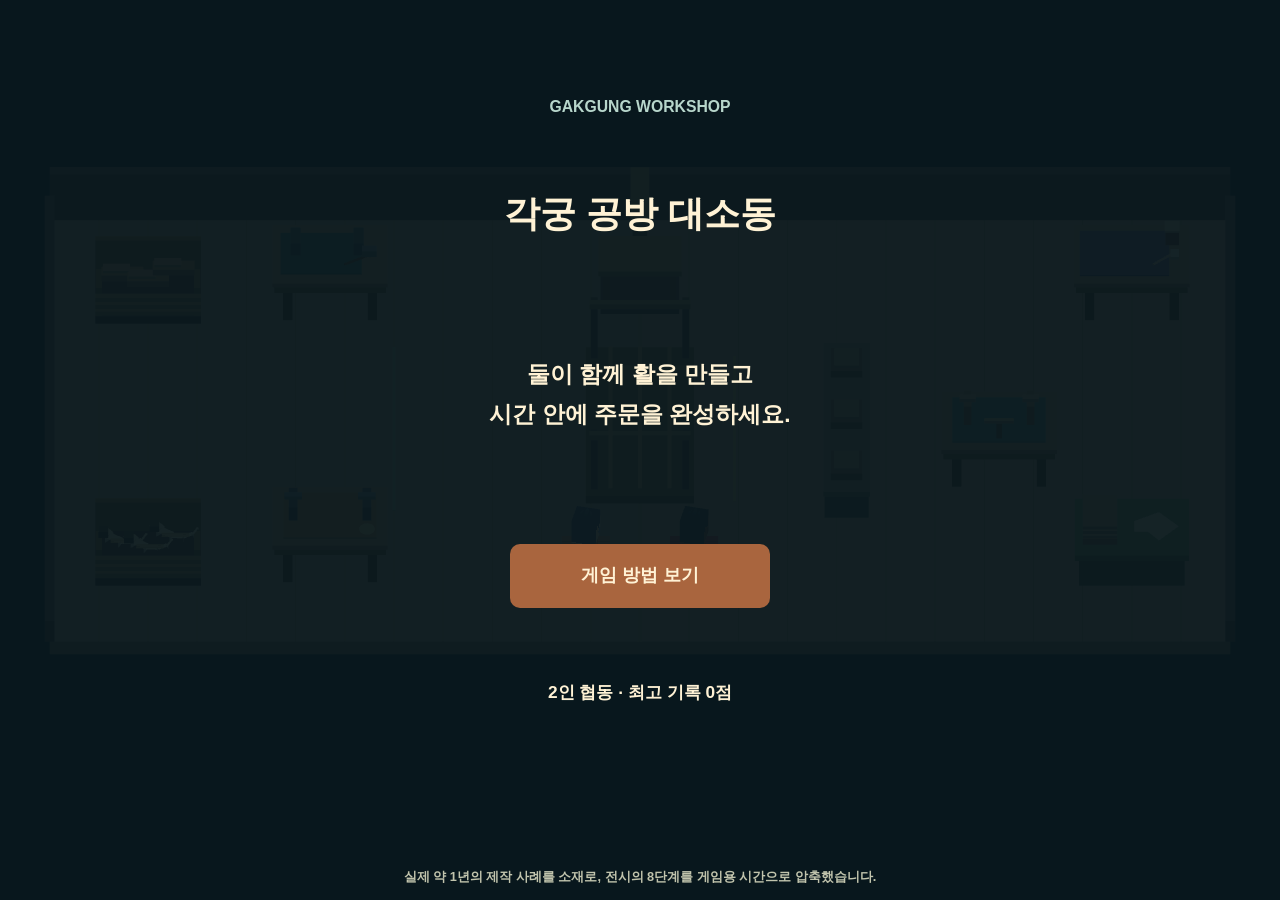
<file: lastalst/index.html>
<!doctype html>
<html lang="ko"><head><meta charset="utf-8"><meta name="viewport" content="width=device-width,initial-scale=1,maximum-scale=1,user-scalable=no"><title>각궁 공방 대소동 · 2인 협동</title><style>html,body{margin:0;width:100%;height:100%;overflow:hidden}canvas{display:block;width:100%;height:100%;touch-action:none}</style></head><body><canvas id="game" aria-label="각궁 공방 대소동 2인 협동 게임"></canvas><script src="src/game.js"></script><script src="src/characters.js"></script><script src="src/render.js"></script><script src="src/controls.js"></script><script src="src/main.js"></script></body></html>
</file>
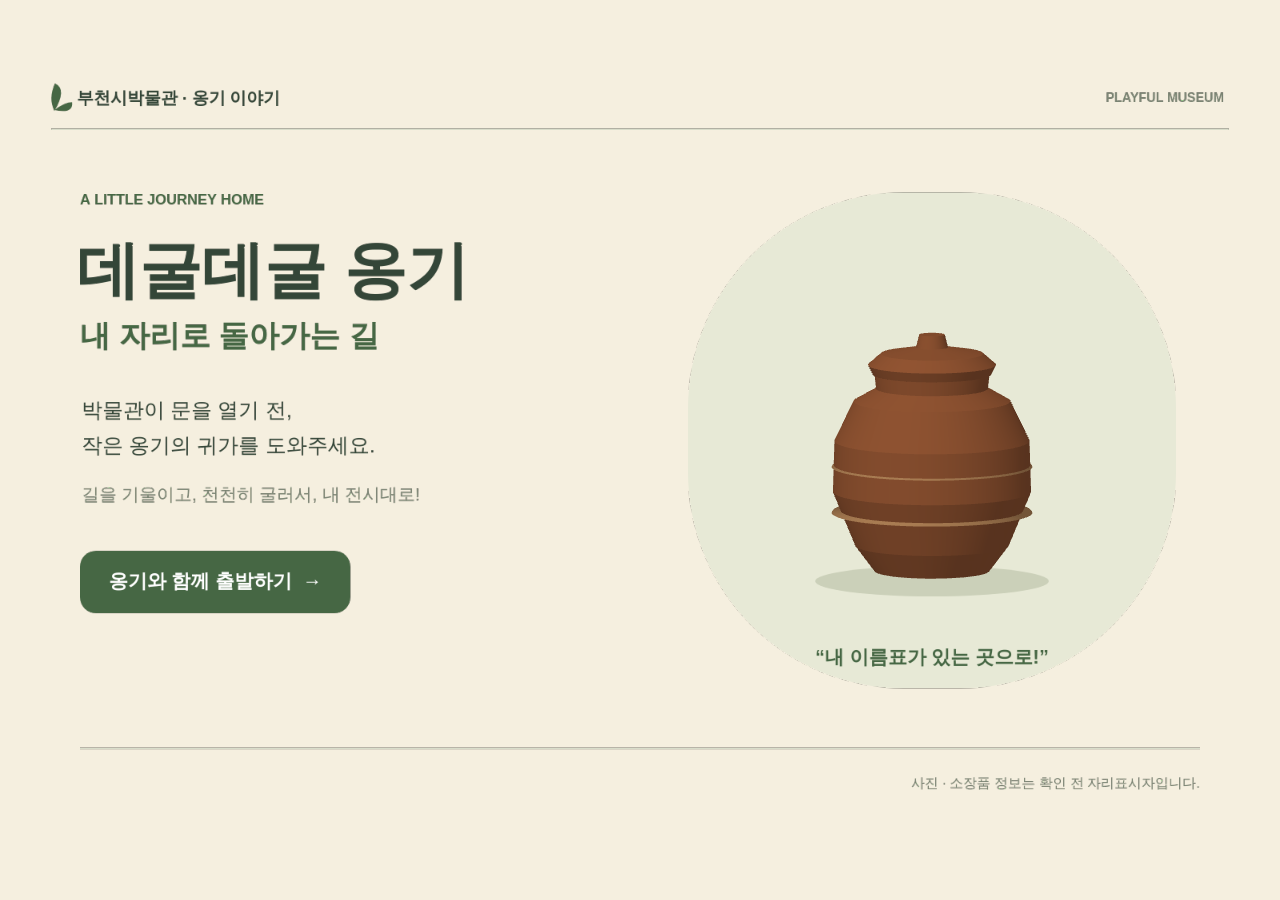
<file: daegool_ong/daegool_ong/index.html>
<!doctype html>
<html lang="ko">
<head>
  <meta charset="utf-8">
  <meta name="viewport" content="width=device-width,initial-scale=1,maximum-scale=1,user-scalable=no">
  <meta name="theme-color" content="#f4ecda">
  <title>데굴데굴 옹기 · 내 자리로 돌아가는 길</title>
  <style>
    * { box-sizing:border-box; }
    html,body { width:100%;height:100%;margin:0;overflow:hidden;background:#292f2a; }
    body { display:flex;align-items:center;justify-content:center; }
    canvas { display:block;width:100%;height:100%;object-fit:contain;touch-action:none;outline:none; }
    #error { display:none;padding:32px;color:#fff;font:20px/1.7 sans-serif;max-width:650px; }
  </style>
</head>
<body>
<canvas id="game" tabindex="0" aria-label="데굴데굴 옹기 3D 탑뷰 게임. 화면 가운데 아래 조이스틱 또는 키보드 화살표로 움직이세요. 구멍과 움직이는 장애물을 피하세요."></canvas>
<p id="error" role="alert">WebGL을 시작하지 못했어요. 브라우저의 하드웨어 가속 설정을 확인하고 최신 브라우저에서 다시 열어 주세요.</p>
<script>
'use strict';
(() => {
const canvas=document.getElementById('game');
const gl=canvas.getContext('webgl',{alpha:false,antialias:true,preserveDrawingBuffer:false});
if(!gl){canvas.style.display='none';document.getElementById('error').style.display='block';return;}

// This build deliberately has no network or external-library dependency.
// UI is drawn to an unmounted texture source and composited inside the sole WebGL canvas.
const W=1600,H=1000,TAU=Math.PI*2,LIMIT=25*Math.PI/180;
const C={ink:'#344638',muted:'#788271',green:'#466744',dark:'#2f4932',cream:'#f5efdf',line:'#d9ddca',orange:'#c57c4b',paper:'#fffcf3'};
const ui=document.createElement('canvas');ui.width=W;ui.height=H;
const ctx=ui.getContext('2d');
const clamp=(x,a,b)=>Math.max(a,Math.min(b,x));
const mix=(a,b,t)=>a+(b-a)*t;
const rgb=h=>[parseInt(h.slice(1,3),16)/255,parseInt(h.slice(3,5),16)/255,parseInt(h.slice(5,7),16)/255];
const identity=()=>new Float32Array([1,0,0,0,0,1,0,0,0,0,1,0,0,0,0,1]);
function mul(a,b){const o=new Float32Array(16);for(let c=0;c<4;c++)for(let r=0;r<4;r++)for(let k=0;k<4;k++)o[c*4+r]+=a[k*4+r]*b[c*4+k];return o;}
function translate(x,y,z){const m=identity();m[12]=x;m[13]=y;m[14]=z;return m;}
function scale(x,y,z){const m=identity();m[0]=x;m[5]=y;m[10]=z;return m;}
function rz(a){const m=identity(),c=Math.cos(a),s=Math.sin(a);m[0]=c;m[1]=s;m[4]=-s;m[5]=c;return m;}
function rx(a){const m=identity(),c=Math.cos(a),s=Math.sin(a);m[5]=c;m[6]=s;m[9]=-s;m[10]=c;return m;}
function ry(a){const m=identity(),c=Math.cos(a),s=Math.sin(a);m[0]=c;m[2]=-s;m[8]=s;m[10]=c;return m;}
function ortho(l,r,b,t,n,f){const m=identity();m[0]=2/(r-l);m[5]=2/(t-b);m[10]=-2/(f-n);m[12]=-(r+l)/(r-l);m[13]=-(t+b)/(t-b);m[14]=-(f+n)/(f-n);return m;}
function shader(type,src){const s=gl.createShader(type);gl.shaderSource(s,src);gl.compileShader(s);if(!gl.getShaderParameter(s,gl.COMPILE_STATUS))throw Error(gl.getShaderInfoLog(s));return s;}
function program(v,f){const p=gl.createProgram();gl.attachShader(p,shader(gl.VERTEX_SHADER,v));gl.attachShader(p,shader(gl.FRAGMENT_SHADER,f));gl.linkProgram(p);if(!gl.getProgramParameter(p,gl.LINK_STATUS))throw Error(gl.getProgramInfoLog(p));return p;}
const p3=program(`attribute vec3 position;attribute vec3 normal;uniform mat4 mvp;uniform mat4 model;varying float light;void main(){vec3 n=normalize(mat3(model)*normal);light=.61+.39*max(dot(n,normalize(vec3(-.4,.8,1.))),0.);gl_Position=mvp*vec4(position,1.);}`,`precision mediump float;uniform vec3 color;varying float light;void main(){gl_FragColor=vec4(color*light,1.);}`);
const pu=program(`attribute vec2 position;varying vec2 uv;void main(){uv=vec2((position.x+1.)*.5,(1.-position.y)*.5);gl_Position=vec4(position,0.,1.);}`,`precision mediump float;uniform sampler2D image;varying vec2 uv;void main(){gl_FragColor=texture2D(image,uv);}`);
const loc={pos:gl.getAttribLocation(p3,'position'),normal:gl.getAttribLocation(p3,'normal'),mvp:gl.getUniformLocation(p3,'mvp'),model:gl.getUniformLocation(p3,'model'),color:gl.getUniformLocation(p3,'color')};
const quad=gl.createBuffer();gl.bindBuffer(gl.ARRAY_BUFFER,quad);gl.bufferData(gl.ARRAY_BUFFER,new Float32Array([-1,-1,1,-1,-1,1,-1,1,1,-1,1,1]),gl.STATIC_DRAW);
const tex=gl.createTexture();gl.bindTexture(gl.TEXTURE_2D,tex);gl.texParameteri(gl.TEXTURE_2D,gl.TEXTURE_MIN_FILTER,gl.LINEAR);gl.texParameteri(gl.TEXTURE_2D,gl.TEXTURE_MAG_FILTER,gl.LINEAR);gl.texParameteri(gl.TEXTURE_2D,gl.TEXTURE_WRAP_S,gl.CLAMP_TO_EDGE);gl.texParameteri(gl.TEXTURE_2D,gl.TEXTURE_WRAP_T,gl.CLAMP_TO_EDGE);
function mesh(v,n){const b=gl.createBuffer();gl.bindBuffer(gl.ARRAY_BUFFER,b);gl.bufferData(gl.ARRAY_BUFFER,new Float32Array(v),gl.STATIC_DRAW);const nb=gl.createBuffer();gl.bindBuffer(gl.ARRAY_BUFFER,nb);gl.bufferData(gl.ARRAY_BUFFER,new Float32Array(n),gl.STATIC_DRAW);return {b,nb,count:v.length/3};}
function boxMesh(){const v=[],n=[];const faces=[[[1,0,0],[[1,-1,-1],[1,1,-1],[1,1,1],[1,-1,1]]],[[-1,0,0],[[-1,-1,1],[-1,1,1],[-1,1,-1],[-1,-1,-1]]],[[0,1,0],[[-1,1,-1],[-1,1,1],[1,1,1],[1,1,-1]]],[[0,-1,0],[[-1,-1,1],[-1,-1,-1],[1,-1,-1],[1,-1,1]]],[[0,0,1],[[-1,-1,1],[1,-1,1],[1,1,1],[-1,1,1]]],[[0,0,-1],[[1,-1,-1],[-1,-1,-1],[-1,1,-1],[1,1,-1]]]];for(const [norm,pts]of faces)for(const i of[0,1,2,0,2,3]){v.push(...pts[i].map(x=>x*.5));n.push(...norm);}return mesh(v,n);}
function lathe(profile){const v=[],n=[],N=48;for(let j=0;j<profile.length-1;j++){const [r0,y0]=profile[j],[r1,y1]=profile[j+1],len=Math.hypot(y1-y0,r1-r0)||1;for(let i=0;i<N;i++){const a=i*TAU/N,b=(i+1)*TAU/N;for(const [r,y,t]of[[r0,y0,a],[r1,y1,a],[r1,y1,b],[r0,y0,a],[r1,y1,b],[r0,y0,b]]){v.push(r*Math.cos(t),y,r*Math.sin(t));n.push((y1-y0)*Math.cos(t)/len,-(r1-r0)/len,(y1-y0)*Math.sin(t)/len);}}}return mesh(v,n);}
const cube=boxMesh();
const pots=[
  lathe([[0,-.62],[.36,-.62],[.48,-.46],[.62,-.12],[.61,.20],[.49,.45],[.35,.53],[.36,.62],[.27,.62],[.27,.52],[.29,.48]]),
  lathe([[0,-.62],[.32,-.62],[.40,-.46],[.48,.02],[.43,.35],[.28,.51],[.28,.68],[.21,.68],[.21,.50]]),
  lathe([[0,-.51],[.37,-.51],[.58,-.34],[.69,-.02],[.62,.25],[.49,.39],[.50,.49],[.39,.49],[.39,.36]]),
  lathe([[0,-.62],[.42,-.62],[.54,-.49],[.60,-.25],[.58,.05],[.46,.24],[.36,.30],[.37,.44],[.28,.44],[.28,.29]]),
  lathe([[0,-.62],[.33,-.62],[.48,-.43],[.59,-.12],[.55,.15],[.33,.39],[.20,.47],[.20,.86],[.15,.86],[.15,.47]]),
  lathe([[0,-.62],[.46,-.62],[.53,-.48],[.55,.05],[.54,.40],[.51,.56],[.42,.56],[.42,.42]])
];
const lids=lathe([[0,0],[.37,0],[.40,.06],[.32,.13],[.10,.17],[.08,.25],[0,.25]]);
const potColors=['#915432','#78452e','#ab7046','#a5653d','#744b39','#956c49'];
const COLLECTION=[
 {name:'동글옹기',shape:'둥근 배 · 좁은 어깨',lidY:.62,lidSize:1,lines:['배가 둥글고 어깨가 부드럽게 좁아져요.','뚜껑에서 몸통으로 이어지는 곡선을 보세요.'],question:'어느 부분이 가장 동그랗게 보이나요?'},
 {name:'길쭉옹기',shape:'높은 몸통 · 작은 입구',lidY:.68,lidSize:.78,lines:['몸통이 위아래로 길게 뻗어 있어요.','높이와 너비를 다른 친구와 비교해 보세요.'],question:'동글옹기와 어떤 점이 다른가요?'},
 {name:'납작옹기',shape:'낮은 키 · 넓은 몸통',lidY:.49,lidSize:1.25,lines:['키는 낮고 몸통은 옆으로 넓은 모양이에요.','가장 넓은 부분과 입구를 비교해 보세요.'],question:'넓은 몸통 위에 뚜껑이 어떻게 놓였나요?'},
 {name:'꼬마옹기',shape:'아담한 몸통 · 짧은 목',lidY:.44,lidSize:.97,lines:['아담한 몸통 위에 짧은 목이 이어져요.','몸통과 뚜껑의 크기를 살펴보세요.'],question:'작은 옹기에게 별명을 붙여 줄까요?'},
 {name:'목긴옹기',shape:'긴 목 · 둥근 어깨',lidY:.86,lidSize:.60,lines:['둥근 어깨 위로 가느다란 목이 길게 올라와요.','뚜껑 아래로 이어지는 긴 목을 찾아보세요.'],question:'어깨와 목은 어디에서 나뉘나요?'},
 {name:'반듯옹기',shape:'곧은 옆면 · 넓은 입구',lidY:.56,lidSize:1.35,lines:['옆면이 반듯하고 입구가 넓은 모양이에요.','둥근 친구들과 몸통의 선을 비교해 보세요.'],question:'옆모습을 선으로 그리면 어떤 모양일까요?'}
];
COLLECTION.forEach((item,index)=>{item.bottom=index===2?.51:.62;item.museum={verified:false,officialName:null,use:null,period:null,photoPath:null,source:null,license:null};});

let vp=identity();
function draw(m,mat,col){gl.useProgram(p3);gl.bindBuffer(gl.ARRAY_BUFFER,m.b);gl.enableVertexAttribArray(loc.pos);gl.vertexAttribPointer(loc.pos,3,gl.FLOAT,false,0,0);gl.bindBuffer(gl.ARRAY_BUFFER,m.nb);gl.enableVertexAttribArray(loc.normal);gl.vertexAttribPointer(loc.normal,3,gl.FLOAT,false,0,0);gl.uniformMatrix4fv(loc.mvp,false,mul(vp,mat));gl.uniformMatrix4fv(loc.model,false,mat);gl.uniform3fv(loc.color,rgb(col));gl.drawArrays(gl.TRIANGLES,0,m.count);}
function block(parent,x,y,z,sx,sy,sz,color,ang=0){draw(cube,mul(parent,mul(translate(x,y,z),mul(rz(ang),scale(sx,sy,sz)))),color);}
function pot(parent,id=0,roll=0,size=1){const base=mul(parent,mul(rz(roll),scale(size,size,size))),info=COLLECTION[id];draw(pots[id],base,potColors[id]);draw(lids,mul(base,mul(translate(0,info.lidY,0),scale(info.lidSize,1,info.lidSize))),potColors[id]);for(const yy of[-.25,.04]){const ring=mul(base,mul(translate(0,yy,0),scale(1.013,.032,1.013)));draw(pots[id],ring,'#bd8b5c');}}

// Free XZ-plane rolling. There is no centreline constraint or automatic forward motion.
const R=.40;
const STAGES=[
 {name:'공방',sub:'작업대 사이 지그재그',tag:'01 · 공방 탈출',mission:'작업대를 돌아 공방 출구 찾기',quote:'작업대가 여기저기 있네! 넓은 쉼터에서 방향을 바꿔 보자.',tip:'넓은 작업 마당을 지나 위아래로 굽은 길을 돌아가요.',color:'#bea176',width:2.8,
  route:[[-7.6,-4.2],[-3.5,-4.2],[-3.5,2.5],[2,2.5],[2,-2],[7,-2],[7,4.6]],checks:[1,3,5],rooms:[{x:-3.5,z:-4.2,r:1.8},{x:-3.5,z:2.5,r:1.8},{x:2,z:-2,r:1.8}],
  holes:[{x:-4.17,z:-.3,r:.55},{x:.2,z:3.18,r:.54},{x:7.67,z:1.2,r:.55}],sweepers:[],crumbles:[]},

 {name:'가마 앞',sub:'두 가마를 잇는 나무 다리',tag:'02 · 가마 옆길',mission:'가마 사이 세 다리 건너기',quote:'커다란 가마 사이로 다리가 이어져 있어. 도구가 비킬 때 가자!',tip:'나무 다리를 번갈아 건너요. 넓은 끝마당에서 잠깐 쉬어도 돼요.',color:'#aa815b',width:2.3,
  route:[[-7.6,3.8],[-5,3.8],[-5,-3.8],[0,-3.8],[0,3.2],[5,3.2],[5,-3.8],[7.1,-3.8]],checks:[2,4,6],rooms:[{x:-5,z:-3.8,r:1.65},{x:0,z:3.2,r:1.65},{x:5,z:-3.8,r:1.65}],
  holes:[{x:-.61,z:-.4,r:.46}],sweepers:[{x:-5,z:0,axis:'x',amp:2.25,period:7.2,phase:.3,w:.9,d:.45},{x:5,z:.1,axis:'x',amp:2.25,period:7.6,phase:1.5,w:.9,d:.45}],crumbles:[]},
 {name:'전시실',sub:'전시장을 돌아, 가운데 내 자리',tag:'03 · 내 전시대로',mission:'전시장을 한 바퀴 돌아 중앙 전시대로',quote:'내 이름표는 가운데 있어! 전시장 바깥길을 돌아 들어가자.',tip:'큰 전시장을 돌아 가운데로 들어가요. 금 간 판은 2.2초 뒤 무너져요.',color:'#91aba3',width:2.65,
  route:[[-7,4.3],[-7,-4.2],[6,-4.2],[6,4.1],[0,4.1],[0,.3]],checks:[1,2,3],rooms:[{x:0,z:.3,r:1.75}],
  holes:[{x:0,z:-4.87,r:.52},{x:6.66,z:-.3,r:.51}],sweepers:[{x:-7,z:0,axis:'x',amp:2.2,period:7.0,phase:2,w:.9,d:.45}],crumbles:[{x:6,z:2.4,w:2.66,d:.88},{x:2.8,z:4.1,w:.88,d:2.66},{x:-4.1,z:-4.2,w:.88,d:2.66},{x:-2.2,z:-4.2,w:.88,d:2.66},{x:1.6,z:-4.2,w:.88,d:2.66},{x:4.1,z:-4.2,w:.88,d:2.66}]}
];
function segmentDistance(x,z,a,b){const dx=b[0]-a[0],dz=b[1]-a[1],t=clamp(((x-a[0])*dx+(z-a[1])*dz)/(dx*dx+dz*dz),0,1);return Math.hypot(x-a[0]-dx*t,z-a[1]-dz*t);}
function clearance(st,x,z){let best=Math.max(1.55-Math.hypot(x-st.route[0][0],z-st.route[0][1]),1.45-Math.hypot(x-st.route.at(-1)[0],z-st.route.at(-1)[1]));for(const room of st.rooms||[])best=Math.max(best,room.r-Math.hypot(x-room.x,z-room.z));for(const i of st.checks)best=Math.max(best,1.5-Math.hypot(x-st.route[i][0],z-st.route[i][1]));for(let i=1;i<st.route.length;i++)best=Math.max(best,st.width/2-segmentDistance(x,z,st.route[i-1],st.route[i]));return best;}
function onCourse(st,x,z,inset=0){return clearance(st,x,z)>inset;}
function activeFloor(){return STAGES[stage].surfaces[floorLevel];}
function checkpointTouched(x,z,p){return Math.hypot(Math.max(Math.abs(x-p[0])-.575,0),Math.max(Math.abs(z-p[1])-.575,0))<=R;}
function cornerPatches(sf){const patches=[],half=sf.width/2;for(let i=1;i<sf.route.length-1;i++){const p=sf.route[i],a=sf.route[i-1],b=sf.route[i+1],la=Math.hypot(p[0]-a[0],p[1]-a[1]),lb=Math.hypot(b[0]-p[0],b[1]-p[1]),ax=(p[0]-a[0])/la,az=(p[1]-a[1])/la,bx=(b[0]-p[0])/lb,bz=(b[1]-p[1])/lb,dot=ax*bx+az*bz,turn=ax*bz-az*bx;if(Math.abs(turn)<.15)continue;const sign=Math.sign(turn),nx=-az-bz,nz=ax+bx,len=Math.hypot(nx,nz);patches.push({x:p[0]-sign*nx/len*half,z:p[1]-sign*nz/len*half,r:.64});if(dot<.58)patches.push({x:p[0]+sign*nx*half/(1+dot),z:p[1]+sign*nz*half/(1+dot),r:.58});}const end=sf.route.at(-1);patches.push({x:end[0]-.55,z:end[1]+1.2,r:.6});return patches;}
function resolveWalls(st,oldX,oldZ){for(let iteration=0;iteration<3;iteration++)for(const w of st.wallSegments){const minX=w.x-w.w/2,maxX=w.x+w.w/2,minZ=w.z-w.d/2,maxZ=w.z+w.d/2;let dx=px-clamp(px,minX,maxX),dz=pz-clamp(pz,minZ,maxZ),dist=Math.hypot(dx,dz),push=R+.005-dist;if(push<=0)continue;if(dist<1e-7){const sides=[{d:px-minX,nx:-1,nz:0},{d:maxX-px,nx:1,nz:0},{d:pz-minZ,nx:0,nz:-1},{d:maxZ-pz,nx:0,nz:1}].sort((a,b)=>a.d-b.d);dx=sides[0].nx;dz=sides[0].nz;push=R+.005+sides[0].d;dist=1;}const nx=dx/dist,nz=dz/dist;px+=nx*push;pz+=nz*push;const outward=vx*nx+vz*nz;if(outward<0){vx-=1.08*outward*nx;vz-=1.08*outward*nz;}}}

function inHole(st,x,z){return st.holes.some(h=>Math.hypot(x-h.x,z-h.z)<h.r-.04);}
function inRect(x,z,r,pad=0){return Math.abs(x-r.x)<r.w/2+pad&&Math.abs(z-r.z)<r.d/2+pad;}
function sweeperAt(h,time){const shift=Math.sin(time*TAU/h.period+h.phase)*h.amp;return {...h,x:h.x+(h.axis==='x'?shift:0),z:h.z+(h.axis==='z'?shift:0)};}
// Every floor has its own solid geometry and outer-edge collision walls.
for(const st of STAGES){st.surfaces=(st.levels||[{height:0,route:st.route}]).map((level,index)=>{const checks=[];for(let j=0;j<level.route.length;j++)if(st.checks.some(i=>(st.checkLevels?.[i]||0)===index&&Math.hypot(st.route[i][0]-level.route[j][0],st.route[i][1]-level.route[j][1])<.01))checks.push(j);return {...st,...level,level:index,checks};});
for(const surface of st.surfaces){const cells=new Set(),outer=new Set(),step=.16,minX=-10,minZ=-7,nx=116,nz=87;
 for(let iz=0;iz<nz;iz++)for(let ix=0;ix<nx;ix++){const x=minX+(ix+.5)*step,z=minZ+(iz+.5)*step;if(!onCourse(surface,x,z))continue;outer.add(ix+','+iz);if(!surface.holes.some(h=>Math.hypot(x-h.x,z-h.z)<h.r)&&!surface.crumbles.some(r=>inRect(x,z,r)))cells.add(ix+','+iz);}
 const patches=cornerPatches(surface);surface.wallSegments=[];const vv=[],nn=[],wv=[],wn=[];function face(p,n,vs=vv,ns=nn){for(const i of[0,1,2,0,2,3]){vs.push(...p[i]);ns.push(...n);}}
 function wall(x,z,w,d){if(!patches.some(p=>Math.hypot(x-p.x,z-p.z)<=p.r))return;surface.wallSegments.push({x,z,w,d});const a=x-w/2,b=x+w/2,c=z-d/2,e=z+d/2,h=.28;face([[a,h,e],[b,h,e],[b,h,c],[a,h,c]],[0,1,0],wv,wn);face([[a,0,e],[b,0,e],[b,h,e],[a,h,e]],[0,0,1],wv,wn);face([[b,0,c],[a,0,c],[a,h,c],[b,h,c]],[0,0,-1],wv,wn);face([[a,0,c],[a,0,e],[a,h,e],[a,h,c]],[-1,0,0],wv,wn);face([[b,0,e],[b,0,c],[b,h,c],[b,h,e]],[1,0,0],wv,wn);}
 for(const key of cells){const [ix,iz]=key.split(',').map(Number),x=minX+ix*step,z=minZ+iz*step,X=x+step,Z=z+step;
 face([[x,0,Z],[X,0,Z],[X,0,z],[x,0,z]],[0,1,0]);
 if(!cells.has((ix-1)+','+iz))face([[x,-.42,z],[x,-.42,Z],[x,0,Z],[x,0,z]],[-1,0,0]);
 if(!cells.has((ix+1)+','+iz))face([[X,-.42,Z],[X,-.42,z],[X,0,z],[X,0,Z]],[1,0,0]);
 if(!cells.has(ix+','+(iz-1)))face([[X,-.42,z],[x,-.42,z],[x,0,z],[X,0,z]],[0,0,-1]);
 if(!cells.has(ix+','+(iz+1)))face([[x,-.42,Z],[X,-.42,Z],[X,0,Z],[x,0,Z]],[0,0,1]);}
 for(const key of outer){const [ix,iz]=key.split(',').map(Number),x=minX+ix*step,z=minZ+iz*step;if(!outer.has((ix-1)+','+iz))wall(x,z+step/2,.16,step+.02);if(!outer.has((ix+1)+','+iz))wall(x+step,z+step/2,.16,step+.02);if(!outer.has(ix+','+(iz-1)))wall(x+step/2,z,step+.02,.16);if(!outer.has(ix+','+(iz+1)))wall(x+step/2,z+step,step+.02,.16);}
 surface.floor=mesh(vv,nn);surface.walls=mesh(wv,wn);surface.rims=surface.holes.map(h=>lathe([[h.r,.02],[h.r+.1,.02],[h.r+.1,.055],[h.r,.055],[h.r,.02]]));
}}

let screen='title',selected=0,stage=0,angle=0,tiltZ=0,px=-7,pz=-4.8,vx=0,vz=0,roll=0,rollX=0,hold=0,elapsed=0,totalTime=0,toast='',toastTime=0,transition=0,done=false;
let layout={x:0,y:0,w:1600,h:1000,dpr:1};
let last=0,acc=0,dirty=true,contextLost=false,portrait=false,storyIndex=0,simulationTime=0,fallTime=0,falling=false,failures=0,fallReason='',invulnerable=0;
let dialoguePage=0,dialogueTime=0;
let arrival=null;
let checkpoint={x:-7,z:-4.8,index:-1,level:0},crumbles=[],floorLevel=0,py=0;
const pointers=new Map(),keys=new Set();let buttons=[];
const STICK_LIMIT=LIMIT,stick={id:null,x:0,y:0,cx:800,cy:850,r:90};
function input(){let x=-stick.x,z=stick.y;const length=Math.hypot(x,z);if(length<=.12){x=z=0;}else{const strength=clamp((length-.12)/.88,0,1);x=x/length*strength;z=z/length*strength;}if(keys.size){x=(keys.has('ArrowLeft')?1:0)-(keys.has('ArrowRight')?1:0);z=(keys.has('ArrowDown')?1:0)-(keys.has('ArrowUp')?1:0);const n=Math.hypot(x,z);if(n>1){x/=n;z/=n;}}return {x,z};}
function releaseStick(){stick.id=null;stick.x=stick.y=0;dirty=true;}
function clearInput(){pointers.clear();keys.clear();releaseStick();dirty=true;}
function pointerPosition(e){const r=canvas.getBoundingClientRect();return {x:(e.clientX-r.left-layout.x)/layout.w*W,y:(e.clientY-r.top-layout.y)/layout.h*H};}
function updateStick(e){const p=pointerPosition(e),x=(p.x-stick.cx)/stick.r,y=(p.y-stick.cy)/stick.r,n=Math.max(1,Math.hypot(x,y));stick.x=x/n;stick.y=y/n;dirty=true;}
function notify(t,d=3){toast=t;toastTime=d;dirty=true;}
const STAGE_MONOLOGUES=[
 [['어라… 내 전시대가 아니잖아.','곧 친구들이 올 텐데, 공방까지 굴러와 버렸네.'],['좋아, 저 길을 따라 가마 앞을 지나가 보자.','구멍 앞에서는 서두르지 말고… 천천히 가는 거야.']],
 [['여기까지 오니 가마가 보인다.','저 도구들이 왔다 갔다 하네. 지금 가면 부딪히겠어.'],['잠깐 기다렸다가, 도구가 비키면 출발하자.','저 다리를 건너면 내 전시실에 더 가까워질 거야.']],
 [['저기, 내 이름표야! 드디어 전시실에 왔어.','그런데 바닥에 금이 가 있네… 오래 머물면 안 되겠어.'],['한 칸씩 건너서 가운데 내 자리로 돌아가자.','조금만 더. 곧 친구들을 만날 수 있을 거야!']]
];
function dialogueLength(){return STAGE_MONOLOGUES[stage][dialoguePage].reduce((n,line)=>n+Array.from(line).length,0);}
function advanceDialogue(){if(dialogueTime*42+1e-6<dialogueLength()){dialogueTime=dialogueLength()/42;dirty=true;return;}if(dialoguePage<STAGE_MONOLOGUES[stage].length-1){dialoguePage++;dialogueTime=0;}else{screen='play';toast='';toastTime=0;clearInput();}dirty=true;}
function startStage(n){arrival=null;stage=n;const p=STAGES[n].route[0];px=p[0];pz=p[1];vx=vz=angle=tiltZ=roll=rollX=hold=elapsed=transition=0;done=falling=false;fallTime=0;invulnerable=0;floorLevel=0;py=0;checkpoint={x:px,z:pz,index:-1,level:0};crumbles=STAGES[n].crumbles.map(()=>({charge:0,down:0}));clearInput();screen='monologue';dialoguePage=0;dialogueTime=0;toast='';toastTime=0;dirty=true;}
function resetCheckpoint(){px=checkpoint.x;pz=checkpoint.z;floorLevel=checkpoint.level||0;py=STAGES[stage].surfaces[floorLevel].height;vx=vz=angle=tiltZ=hold=roll=rollX=0;falling=false;fallTime=0;crumbles=STAGES[stage].crumbles.map(()=>({charge:0,down:0}));invulnerable=1.5;toast='';toastTime=0;clearInput();}
function fail(reason){if(falling||done)return;falling=true;fallReason=reason;fallTime=0;failures++;toast='';toastTime=0;clearInput();}
function next(){if(stage<STAGES.length-1)startStage(stage+1);else beginArrival();}

function beginArrival(){const goal=STAGES[stage].route.at(-1);arrival={t:0,duration:1.6,x:px,z:pz,y:py,roll,rollX,angle,tiltZ,toX:goal[0],toZ:goal[1]};screen='arrival';vx=vz=0;toast='';toastTime=0;clearInput();dirty=true;}
function tickArrival(dt){arrival.t=Math.min(arrival.duration,arrival.t+dt);const q=arrival.t/arrival.duration,e=q*q*(3-2*q);px=mix(arrival.x,arrival.toX,e);pz=mix(arrival.z,arrival.toZ,e);py=mix(arrival.y,.4-.47+COLLECTION[selected].bottom*.66,e);roll=mix(arrival.roll,Math.round(arrival.roll/TAU)*TAU,e);rollX=mix(arrival.rollX,Math.round(arrival.rollX/TAU)*TAU,e);angle=arrival.angle*(1-e);tiltZ=arrival.tiltZ*(1-e);if(q===1){roll=rollX=angle=tiltZ=0;screen='finish';}dirty=true;}
function tick(dt){if(portrait||document.hidden)return;if(screen==='monologue'){if(dialogueTime*42+1e-6<dialogueLength()){dialogueTime=Math.min(dialogueTime+dt,dialogueLength()/42);dirty=true;}return;}if(screen==='arrival'){tickArrival(dt);return;}if(screen!=='play')return;simulationTime+=dt;if(toastTime>0)toastTime-=dt;
 if(done){transition+=dt;if(transition>2.3)next();dirty=true;return;}
 if(falling){fallTime+=dt;px+=vx*dt*.25;pz+=vz*dt*.25;if(fallTime>1.05)resetCheckpoint();dirty=true;return;}
 elapsed+=dt;totalTime+=dt;invulnerable=Math.max(0,invulnerable-dt);
 const st=STAGES[stage],turn=input();if(Math.hypot(turn.x,turn.z)>.001){angle+=turn.x*26*Math.PI/180*dt;tiltZ+=turn.z*26*Math.PI/180*dt;}else{const returnFactor=Math.exp(-3*dt);angle*=returnFactor;tiltZ*=returnFactor;if(Math.hypot(angle,tiltZ)<.0003)angle=tiltZ=0;}const magnitude=Math.hypot(angle,tiltZ);if(magnitude>STICK_LIMIT){angle*=STICK_LIMIT/magnitude;tiltZ*=STICK_LIMIT/magnitude;}
 // Actual two-axis gravity projection into the tilted board's XZ plane.
 const ax=-9.8*.667*Math.sin(angle),az=9.8*.667*Math.cos(angle)*Math.sin(tiltZ);
 const damping=.72;vx=(vx+ax*dt)*Math.exp(-damping*dt);vz=(vz+az*dt)*Math.exp(-damping*dt);
 const speed=Math.hypot(vx,vz);if(speed>12){vx*=12/speed;vz*=12/speed;}
 const oldX=px,oldZ=pz;px+=vx*dt;pz+=vz*dt;roll-=vx*dt/R;rollX+=vz*dt/R;
 // Low outer walls collide with the moving circle; holes remain unguarded.
 resolveWalls(activeFloor(),oldX,oldZ);
 if(!onCourse(activeFloor(),px,pz,R*.18)){fail('앗, 길 가장자리에서 떨어졌어요!');return;}
 if(inHole(st,px,pz)){fail('앗, 바닥 구멍에 빠졌어요!');return;}
 for(let i=0;i<st.crumbles.length;i++){const c=crumbles[i],r=st.crumbles[i];if(c.down>0){c.down=Math.max(0,c.down-dt);if(c.down===0)c.charge=0;}
   else if(c.charge>0||inRect(px,pz,r,R*.1)){c.charge+=dt;if(c.charge>=2.2){c.down=2.8;notify('금 간 바닥이 무너졌어요!',2);}}
   if(c.down>0&&inRect(px,pz,r,-.03)){fail('앗, 금 간 바닥이 무너졌어요!');return;}}
 if(invulnerable<=0)for(const h of st.sweepers){const q=sweeperAt(h,simulationTime);if(inRect(px,pz,q,R*.8)){vx+=(px-q.x>=0?1:-1)*1.8;fail('앗, 움직이는 가마 도구에 닿았어요!');return;}}
 for(const index of st.checks){const p=st.route[index];if(index>checkpoint.index&&(st.checkLevels?.[index]||0)===floorLevel&&checkpointTouched(px,pz,p)){checkpoint={x:p[0],z:p[1],index,level:floorLevel};notify('초록 안전 지점 저장! 여기서 다시 시작할 수 있어요.',3);}}
 const goal=st.route.at(-1);if(floorLevel===st.surfaces.length-1&&Math.hypot(Math.max(Math.abs(px-goal[0])-.85,0),Math.max(Math.abs(pz-goal[1])-.85,0))<=R){vx=vz=0;clearInput();next();return;}
 dirty=true;
}

function round(x,y,w,h,r=20){ctx.beginPath();ctx.roundRect(x,y,w,h,r);}
function fillRound(x,y,w,h,col,r=20){ctx.fillStyle=col;round(x,y,w,h,r);ctx.fill();}
function text(str,x,y,size=24,col=C.ink,weight=500,align='left'){ctx.fillStyle=col;ctx.font=`${weight} ${size}px "Malgun Gothic","Apple SD Gothic Neo",sans-serif`;ctx.textAlign=align;ctx.textBaseline='middle';ctx.fillText(str,x,y);}
function line(x1,y1,x2,y2,col=C.line,width=2){ctx.strokeStyle=col;ctx.lineWidth=width;ctx.beginPath();ctx.moveTo(x1,y1);ctx.lineTo(x2,y2);ctx.stroke();}
function label(str,x,y){text(str,x,y,18,C.green,700);}
function btn(id,x,y,w,h,str,primary=false){fillRound(x,y,w,h,primary?C.green:C.paper,20);if(!primary){ctx.strokeStyle=C.line;ctx.lineWidth=2;round(x,y,w,h,20);ctx.stroke();}text(str,x+w/2,y+h/2,24,primary?'#ffffff':C.ink,700,'center');buttons.push({id,x,y,w,h});}
function leaf(x,y,s=1,col=C.green){ctx.save();ctx.translate(x,y);ctx.scale(s,s);ctx.strokeStyle=col;ctx.fillStyle=col;ctx.lineWidth=3;ctx.beginPath();ctx.moveTo(0,22);ctx.quadraticCurveTo(-12,-2,1,-31);ctx.quadraticCurveTo(25,-20,0,22);ctx.fill();ctx.beginPath();ctx.moveTo(0,20);ctx.quadraticCurveTo(20,5,34,5);ctx.quadraticCurveTo(37,28,0,20);ctx.fill();ctx.restore();}
function header(){leaf(68,62,.65);text('부천시박물관 · 옹기 이야기',96,61,21,C.ink,700);text('PLAYFUL MUSEUM',1530,61,16,C.muted,600,'right');line(64,99,1536,99);}
function photoPlaceholder(x,y,w,h,id){fillRound(x,y,w,h,'#eee7d8',18);ctx.save();ctx.strokeStyle='#d4c9b4';ctx.setLineDash([6,7]);ctx.lineWidth=2;round(x+12,y+12,w-24,h-24,12);ctx.stroke();ctx.restore();text('실제 소장품 사진 확인 예정',x+w/2,y+h-25,16,C.muted,500,'center');text(`소장품 ${String.fromCharCode(65+id)}`,x+w/2,y+30,17,C.muted,700,'center');}
function drawTitle(){header();label('A LITTLE JOURNEY HOME',100,188);text('데굴데굴 옹기',96,280,78,C.ink,800);text('내 자리로 돌아가는 길',100,360,38,C.green,600);text('박물관이 문을 열기 전,',102,452,26,C.ink);text('작은 옹기의 귀가를 도와주세요.',102,496,26,C.ink);text('길을 기울이고, 천천히 굴러서, 내 전시대로!',102,557,22,C.muted);btn('select',100,626,338,78,'옹기와 함께 출발하기  →',true);
 fillRound(860,178,610,620,'#e7e9d6',270);ctx.fillStyle='#cbd0b9';ctx.beginPath();ctx.ellipse(1165,664,146,19,0,0,TAU);ctx.fill();text('“내 이름표가 있는 곳으로!”',1165,760,24,C.green,600,'center');
 line(100,873,1500,873);text('사진 · 소장품 정보는 확인 전 자리표시자입니다.',1500,917,17,C.muted,400,'right');}
function drawSelect(){header();label('MEET YOUR ONGGI',70,155);text('어떤 옹기와 함께할까요?',70,211,42,C.ink,800);text('모양을 기억해 주세요. 전시실에서 내 이름표를 찾아요.',72,257,21,C.muted);
 for(let i=0;i<COLLECTION.length;i++){const x=70+(i%3)*300,y=293+Math.floor(i/3)*241,info=COLLECTION[i];fillRound(x,y,278,219,selected===i?'#e8edda':C.paper,23);ctx.strokeStyle=selected===i?C.green:C.line;ctx.lineWidth=selected===i?4:2;round(x,y,278,219,23);ctx.stroke();text(info.name,x+139,y+154,23,C.ink,700,'center');text(info.shape,x+139,y+189,16,C.muted,500,'center');if(selected===i){fillRound(x+16,y+13,60,27,C.green,13);text('선택',x+46,y+27,15,'#fff',700,'center');}buttons.push({id:'pot'+i,x,y,w:278,h:219});}
 const item=COLLECTION[selected];fillRound(990,293,540,460,C.paper,26);label('선택한 친구 · 게임용 별명',1020,327);text(item.name,1260,510,31,C.green,800,'center');text(item.shape,1260,552,20,C.muted,600,'center');line(1020,583,1500,583);item.lines.forEach((str,i)=>text(str,1020,618+i*34,20,C.ink));text(item.question,1020,704,17,C.green,600);text('“내 이름표가 있는 전시대로 데려다줄래?”',1020,739,17,C.green,700);fillRound(990,773,540,48,'#e9eddf',15);text('게임용 형태 설명 · 실제 소장품 정보는 확인 예정',1260,797,17,C.muted,500,'center');
 btn('title',70,854,195,70,'← 돌아가기');btn('guide',1080,847,450,80,item.name+'와 출발하기  →',true);text('실제 사진·공식 명칭·용도·시대·출처·사용 허가는 확인 후 반영합니다.',800,965,17,C.muted,400,'center');}
function drawGuide(){header();label('HOW TO PLAY',100,162);text('조이스틱으로 굴려, 함정을 피해요.',100,224,45,C.ink,800);const cards=[['01','조이스틱을 원하는 방향으로','조금 밀면 천천히, 많이 밀면 빠르게 기울여요.'],['02','놓으면 판이 수평으로 돌아와요','옹기는 조금 더 굴러가요. 위험 앞에서 미리 놓아요.'],['03','모서리에만 작은 벽이 있어요','벽 없는 가장자리와 구멍에서는 떨어질 수 있어요.']];cards.forEach((a,i)=>{const y=320+i*146;fillRound(100,y,900,122,C.paper,20);text(a[0],135,y+43,25,C.orange,800);text(a[1],206,y+40,27,C.ink,700);text(a[2],206,y+84,21,C.muted);});fillRound(1050,320,450,414,'#e6ebd8',24);text('모서리의 짧은 벽을 활용해요',1275,389,29,C.orange,800,'center');text('초록 사각형은 안전 지점.',1275,468,23,C.ink,500,'center');text('닿기만 하면 바로 저장돼요.',1275,511,23,C.ink,500,'center');text('주황 막대와 금 간 판은 조심.',1275,590,21,C.ink,500,'center');text('벽 없는 구간에서는 천천히',1275,664,21,C.green,700,'center');btn('select',100,840,200,80,'← 다시 선택');btn('start',1080,840,420,80,'이야기 시작  →',true);}
const STORY=[
 {tag:'개관 5분 전',title:'어라? 여긴 어디지?',lines:['전시 준비 수레에서 데굴데굴 내려온 작은 옹기.','눈을 떠 보니 낯선 공방 한가운데였어요.'],quote:'“여긴 내 전시대가 아닌데?”'},
 {tag:'저 멀리, 나의 이름표',title:'내 자리로 돌아가야 해!',lines:['창 너머 전시실에 익숙한 이름표가 보여요.','공방과 가마 앞을 지나면 전시실에 도착해요.'],quote:'“친구들이 오기 전에 돌아가고 싶어.”'},
 {tag:'너와 함께하는 작은 모험',title:'길을 조금 기울여 줄래?',lines:['굽은 공방 길과 가마 앞을 지나 전시실로 가요.','급할 땐 천천히. 떨어져도 안전 지점에서 다시!'],quote:'“우리, 함께 집으로 가자!”'}
];
function drawStory(){header();const item=STORY[storyIndex];label(`STORY ${storyIndex+1} / 3  ·  ${item.tag}`,100,190);text(item.title,100,285,51,C.ink,800);item.lines.forEach((t,i)=>text(t,102,393+i*49,25,C.muted));fillRound(100,548,782,100,'#e6ebd8',22);text(item.quote,491,598,30,C.green,700,'center');fillRound(1000,200,480,520,'#e5e8d5',200);text('작은 옹기의 귀가 이야기',1240,751,21,C.muted,500,'center');for(let i=0;i<3;i++){ctx.fillStyle=i===storyIndex?C.green:'#ced6bf';ctx.beginPath();ctx.arc(1210+i*30,790,6,0,TAU);ctx.fill();}text('이야기 속 5분이에요. 시간 초과로 실패하지 않아요.',100,945,18,C.muted);btn('story-next',1080,840,420,80,storyIndex<2?'다음 이야기  →':'공방으로 출발!  →',true);}
function drawMonologue(){
 fillRound(72,718,1456,230,'rgba(32,42,35,.95)',22);ctx.strokeStyle='#a4b398';ctx.lineWidth=2;round(72,718,1456,230,22);ctx.stroke();fillRound(103,677,242,258,'#394e3d',22);ctx.fillStyle='#253a2c';ctx.beginPath();ctx.ellipse(224,875,84,13,0,0,TAU);ctx.fill();fillRound(370,678,330,49,'#f4efdb',13);text(COLLECTION[selected].name+' · 혼잣말',535,702,23,C.ink,700,'center');text(STAGES[stage].name,395,749,17,'#bac9b0',600);text((dialoguePage+1)+' / '+STAGE_MONOLOGUES[stage].length,1470,749,17,'#bac9b0',500,'right');
 let remaining=Math.floor(dialogueTime*42+1e-6);const lines=STAGE_MONOLOGUES[stage][dialoguePage];for(let i=0;i<lines.length;i++){const chars=Array.from(lines[i]);text(chars.slice(0,Math.max(0,remaining)).join(''),395,791+i*43,25,'#fff9e9',500);remaining-=chars.length;}
 const ready=dialogueTime*42+1e-6>=dialogueLength();text(ready?'대화창을 눌러 계속':'누르면 문장이 한 번에 보여요',395,911,17,'#bac9b0');buttons.push({id:'dialogue-next',x:72,y:677,w:1456,h:271});btn('dialogue-next',1239,865,240,58,ready?(dialoguePage===STAGE_MONOLOGUES[stage].length-1?'출발하기  →':'다음  →'):'계속',true);
}
function drawMonologuePortrait(){gl.disable(gl.BLEND);gl.enable(gl.DEPTH_TEST);gl.clear(gl.DEPTH_BUFFER_BIT);vp=ortho(0,16,0,10,-30,30);pot(mul(translate(2.24,2.0,0),mul(rx(.1),ry(-.18))),selected,0,1);}
function drawJoystick(){ctx.fillStyle='#e9ecdf';ctx.beginPath();ctx.arc(stick.cx,stick.cy,110,0,TAU);ctx.fill();ctx.strokeStyle='#a5b499';ctx.lineWidth=3;ctx.beginPath();ctx.arc(stick.cx,stick.cy,stick.r,0,TAU);ctx.stroke();line(stick.cx-65,stick.cy,stick.cx+65,stick.cy,'#c6cfb9',2);line(stick.cx,stick.cy-65,stick.cx,stick.cy+65,'#c6cfb9',2);ctx.fillStyle=stick.id===null?C.green:C.dark;ctx.beginPath();ctx.arc(stick.cx+stick.x*stick.r*.68,stick.cy+stick.y*stick.r*.68,36,0,TAU);ctx.fill();text('밀어서 움직이기',stick.cx,978,18,C.green,700,'center');}
function drawPlay(){
 for(let i=0;i<STAGES.length;i++){const x=1065+i*120;fillRound(x,43,112,46,i===stage?C.green:'#e7e9dc',23);text((i<stage?'✓ ':'')+STAGES[i].name,x+56,66,16,i===stage?'#fff':C.muted,700,'center');}
 text('재도전 '+failures+'회  ·  '+(checkpoint.index>=0?'안전 지점 저장됨':'출발 지점에서 재시작'),1535,132,19,C.muted,500,'right');
 if(toastTime>0){fillRound(64,42,940,54,C.paper,27);text(toast,534,69,22,falling?C.orange:C.green,700,'center');}
 drawJoystick();
 ctx.strokeStyle='#cbd5bd';ctx.lineWidth=3;ctx.beginPath();ctx.arc(1340,845,61,0,TAU);ctx.stroke();line(1279,845,1401,845,'#d5dcc8',2);line(1340,784,1340,906,'#d5dcc8',2);ctx.fillStyle=C.green;ctx.beginPath();ctx.arc(1340-angle/STICK_LIMIT*53,845+tiltZ/STICK_LIMIT*53,9,0,TAU);ctx.fill();text('기울기 '+Math.round(Math.hypot(angle,tiltZ)*180/Math.PI)+'°',1340,934,22,C.green,700,'center');
 if(done){fillRound(450,333,700,216,C.paper,30);text(stage===STAGES.length-1?'내 전시대 도착!':'이 길 통과!',800,403,48,C.green,800,'center');text(stage===STAGES.length-1?'이제 친구들을 만날 준비가 됐어요.':'다음 공간으로 함께 가요.',800,477,25,C.muted,500,'center');}
}
function drawArrival(){fillRound(430,817,740,70,C.paper,30);text(COLLECTION[selected].name+'의 자리로 돌아왔어요!',800,852,28,C.green,800,'center');}
function drawFinish(){const item=COLLECTION[selected],museum=item.museum;header();label('MY LITTLE EXHIBITION',80,158);text('내 자리로 돌아왔어!',80,220,49,C.ink,800);text(item.name+'가 친구들을 맞이할 준비를 마쳤어요.',82,274,24,C.muted);
 fillRound(80,314,660,460,'#e6ead8',30);ctx.fillStyle='#c9cfb8';ctx.beginPath();ctx.ellipse(410,678,169,23,0,0,TAU);ctx.fill();fillRound(141,704,538,49,C.paper,16);text(item.name+' · 게임용 별명',410,729,24,C.green,700,'center');
 fillRound(790,314,740,460,C.paper,28);label('박물관 소장품과 만나기',820,345);photoPlaceholder(820,377,245,204,selected);text('공식 명칭',1090,392,17,C.muted,600);text(museum.verified?museum.officialName:'확인 예정',1090,426,23,C.ink,700);text('쓰임',1090,472,17,C.muted,600);text(museum.verified?museum.use:'공식 자료 확인 후 안내',1090,503,20,C.ink);text('시대',1090,547,17,C.muted,600);text(museum.verified?museum.period:'확인 예정',1090,576,20,C.ink);line(820,603,1500,603);text('우리가 함께한 옹기의 모양',820,633,19,C.green,700);item.lines.forEach((str,i)=>text(str,820,669+i*33,21,C.ink));text('실제 소장품 사진·명칭·쓰임·출처·사용 허가는 확인 전입니다.',820,744,16,C.muted);btn('select',80,839,400,78,'다른 옹기도 만나 볼까요?  →',true);btn('replay',510,839,310,78,'같은 친구와 다시 하기');text('게임용 모델을 실제 유물의 정확한 복원으로 안내하지 않습니다.',1500,963,17,C.muted,400,'right');}
function drawHomeLabel(){if(stage!==STAGES.length-1)return;const goal=STAGES[stage].route.at(-1),m=mul(vp,mul(rz(angle),rx(tiltZ))),x=goal[0]+.55,y=1.9,z=goal[1]+.7,sx=(m[0]*x+m[4]*y+m[8]*z+m[12])*.5*W+W/2,sy=H/2-(m[1]*x+m[5]*y+m[9]*z+m[13])*.5*H;fillRound(sx-107,sy-75,214,51,C.paper,17);text(COLLECTION[selected].name+'의 자리',sx,sy-51,19,C.green,700,'center');line(sx,sy-24,sx,sy-7,'#789068',2);}
function drawUI(){ctx.clearRect(0,0,W,H);buttons=[];if(screen==='title')drawTitle();if(screen==='select')drawSelect();if(screen==='guide')drawGuide();if(screen==='story')drawStory();if(screen==='monologue')drawMonologue();if(screen==='play'){drawPlay();drawHomeLabel();}if(screen==='arrival')drawArrival();if(screen==='finish')drawFinish();if(portrait){fillRound(180,276,1240,448,C.paper,38);text('태블릿을 가로로 돌려 주세요',800,437,49,C.green,800,'center');text('화면을 돌리는 동안 게임은 잠시 쉬고 있어요.',800,535,26,C.muted,500,'center');buttons=[];}gl.activeTexture(gl.TEXTURE0);gl.bindTexture(gl.TEXTURE_2D,tex);gl.pixelStorei(gl.UNPACK_PREMULTIPLY_ALPHA_WEBGL,false);gl.texImage2D(gl.TEXTURE_2D,0,gl.RGBA,gl.RGBA,gl.UNSIGNED_BYTE,ui);dirty=false;}


function mapScenery(root){const st=STAGES[stage];
 if(stage===0){
  for(const room of st.rooms)for(let i=0;i<4;i++){const a=i*TAU/4;block(root,room.x+Math.cos(a)*1.5,.015,room.z+Math.sin(a)*1.5,.12,.025,.12,'#e6c497');}
 }else if(stage===1){
  for(const x of[-2.5,2.5]){block(root,x,.65,0,2.05,1.3,3.1,'#a96f4b');block(root,x,1.5,0,1.65,.45,2.55,'#bb8960');block(root,x,2.1,0,.8,.85,1,'#bf9970');block(root,x-.01,.45,1.59,1.02,.88,.06,'#5b5144');for(let i=0;i<4;i++)block(root,x-.82+i*.55,1.3,.02,.07,.06,3.1,'#e0b28b');}
  for(const x of[-5,0,5])for(let z=-2.8;z<3;z+=.62){if(!inHole(st,x,z))block(root,x,.021,z,2.2,.035,.12,'#d1a574');}
 }else{
  for(const x of[-2.7,2.7]){block(root,x,.22,-.75,2.3,.44,2.25,'#c5c7b4');block(root,x,.49,-.75,2.08,.1,2.03,'#e0decb');pot(mul(root,translate(x,.98,-.75)),x<0?1:2,0,.8);for(const dx of[-.95,.95])for(const dz of[-.9,.9])block(root,x+dx,1.15,-.75+dz,.065,1.22,.065,'#a3b9ae');block(root,x,1.79,-.75,2.08,.075,2.03,'#d5dfd1');}
  for(const [x,z]of[[-9,-5.2],[8,-5.2],[-9,5.2],[8,5.2]]){block(root,x,.85,z,.48,1.7,.48,'#c1c8b5');block(root,x,1.74,z,.7,.12,.7,'#d5d9c5');}
 }
}
function worldScene(){
 vp=mul(ortho(-15/.9,15/.9,-9.375/.9,9.375/.9,-55,55),mul(translate(0,.9,0),rx(1.18)));
 const root=mul(rz(angle),rx(tiltZ)),st=STAGES[stage];
 // The canvas clear colour is the full-bleed backdrop; no bounded background slab.
 for(const sf of st.surfaces){const base=mul(root,translate(0,sf.height,0));
  if(st.levels){for(const p of [sf.route[0],sf.route.at(-1)]){const h=sf.height+1.8;block(root,p[0],sf.height-h/2-.3,p[1],.7,h,.7,'#a4b0ac');}block(base,sf.route[0][0],-.23,sf.route[0][1],1.9,.13,1.9,'#82979c');}
  draw(sf.floor,base,st.color);draw(sf.walls,base,'#e6d5ad');
  for(let j=1;j<sf.route.length;j++){const a=sf.route[j-1],b=sf.route[j],len=Math.hypot(b[0]-a[0],b[1]-a[1]);for(let d=.5;d<len-.4;d+=.7){const t=d/len,x=mix(a[0],b[0],t),z=mix(a[1],b[1],t);if(!inHole(sf,x,z)&&!sf.crumbles.some(r=>inRect(x,z,r)))block(base,x,.014,z,.1,.025,.1,'#eee2c5');}}
  for(let i=0;i<sf.holes.length;i++){const h=sf.holes[i];draw(sf.rims[i],mul(base,translate(h.x,0,h.z)),'#d17f56');block(base,h.x,-2.3,h.z,h.r*1.4,.08,h.r*1.4,'#746659');}
  for(const index of st.checks){if((st.checkLevels?.[index]||0)!==sf.level)continue;const p=st.route[index];block(base,p[0],.02,p[1],1.15,.04,1.15,index<=checkpoint.index?'#6b9b69':'#a0ba85');block(base,p[0],.05,p[1],.6,.03,.6,'#dce7b4');}
  for(let i=0;i<sf.crumbles.length;i++){const r=sf.crumbles[i],c=crumbles[i];if(c.down>0)continue;const shake=c.charge>0?Math.sin(simulationTime*48)*.025:0;block(base,r.x,.015+shake,r.z,r.w+.15,.12,r.d+.15,c.charge>1.6?'#cf6950':'#c99c63');for(let j=0;j<3;j++)block(base,r.x+(j-1)*r.w*.2,.085+shake,r.z+(j%2?.12:-.12),r.w*.12,.018,r.d*.7,'#795d43',.3);}
  for(const h of sf.sweepers){const q=sweeperAt(h,simulationTime);block(base,h.x,-.02,h.z,h.axis==='x'?h.amp*2+.7:.22,.03,h.axis==='z'?h.amp*2+.7:.22,'#bd7c57');block(base,q.x,.38,q.z,q.w,.76,q.d,'#c75f44');block(base,q.x,.79,q.z,q.w*.8,.07,q.d*.8,'#f2c185');}
 }
 mapScenery(root);
 const last=st.surfaces.at(-1),goalRoot=mul(root,translate(0,last.height,0)),g=st.route.at(-1);block(goalRoot,g[0],.04,g[1],1.7,.08,1.7,'#779d67');block(goalRoot,g[0],.1,g[1],1.15,.05,1.15,'#d6dfad');block(goalRoot,g[0]+1,.85,g[1]+.7,.09,1.7,.09,'#789068');block(goalRoot,g[0]+.55,1.55,g[1]+.7,.9,.42,.07,'#9ebc79');if(stage===STAGES.length-1){const silhouette=mul(goalRoot,mul(translate(g[0]+.55,1.58,g[1]+.77),scale(.28,.28,.025))),info=COLLECTION[selected];draw(pots[selected],silhouette,'#466744');draw(lids,mul(silhouette,mul(translate(0,info.lidY,0),scale(info.lidSize,1,info.lidSize))),'#466744');if(screen==='arrival'){const q=arrival.t/arrival.duration;block(goalRoot,g[0],.2*q,g[1],1.55,.4*q+.01,1.55,'#b7bba3');}}
 for(let i=0;i<4;i++){const x=i%2===0?-11:10.4,z=-4+i*2.8;block(root,x,-.5,z,1.7,.7,1.7,'#b6ba9f');if(stage===1){block(root,x,.3,z,1.5,.9,1.5,'#b98a64');block(root,x,1.1,z,.65,.85,.65,'#c69b76');}else pot(mul(root,translate(x,.45,z)),i%3,0,.72);}
 if(!falling)block(root,px,py+.025,pz,.6,.035,.55,'#7a735f');
 const drop=falling?Math.min(5,fallTime*fallTime*6):0;pot(mul(root,mul(translate(px,py+.47-drop,pz),rx(rollX))),selected,roll,.66);
}

function scene(clear=true){gl.disable(gl.BLEND);gl.enable(gl.DEPTH_TEST);gl.clearColor(...rgb((screen==='play'||screen==='arrival'||screen==='monologue')?'#dce1d4':C.cream),1);gl.clear(clear?gl.COLOR_BUFFER_BIT|gl.DEPTH_BUFFER_BIT:gl.DEPTH_BUFFER_BIT);
 if(screen==='play'||screen==='arrival'||screen==='monologue'){
 worldScene();
 }else if(screen==='title'){
 vp=ortho(0,16,0,10,-30,30);pot(mul(translate(11.65,4.72,0),mul(rx(.14),ry(-.18))),0,0,2.0);
 }else if(screen==='select'){
 vp=ortho(0,16,0,10,-30,30);for(let i=0;i<COLLECTION.length;i++){const x=(70+(i%3)*300+139)/100,y=293+Math.floor(i/3)*241;pot(mul(translate(x,(H-y-83)/100,0),mul(rx(.14),ry(-.2))),i,0,.65);}pot(mul(translate(12.6,5.7,0),mul(rx(.14),ry(-.2))),selected,0,.8);
 }else if(screen==='finish'){
 vp=ortho(0,16,0,10,-30,30);block(identity(),4.1,3.62,-.1,3.2,.55,2.0,'#b7bba3');block(identity(),4.1,3.93,-.1,3.4,.08,2.15,'#e1dbc2');pot(mul(translate(4.1,3.97+COLLECTION[selected].bottom*1.55,0),ry(-.18)),selected,0,1.55);
 }else if(screen==='story'){
 vp=ortho(0,16,0,10,-30,30);const root=translate(12.5,4.9,0);block(identity(),12.5,3.5,-1,3.6,.22,1.4,'#b9ac86');pot(mul(root,mul(rx(.12),ry(-.22))),selected,storyIndex===0?-.18:0,1.5);if(screen==='story'&&storyIndex===0){for(const x of[11.4,13.6])pot(mul(translate(x,3.1,-1),rx(.15)),(selected+1)%3,0,.35);}else{block(identity(),13.9,5.1,-2,.08,3,.08,'#9bac7e');block(identity(),13.25,6.4,-2,1.3,.65,.1,'#98ad77');}
 }
}
function render(){gl.viewport(Math.round(layout.x*layout.dpr),Math.round((innerHeight-layout.y-layout.h)*layout.dpr),Math.round(layout.w*layout.dpr),Math.round(layout.h*layout.dpr));scene();if(dirty)drawUI();gl.disable(gl.DEPTH_TEST);gl.enable(gl.BLEND);gl.blendFunc(gl.SRC_ALPHA,gl.ONE_MINUS_SRC_ALPHA);gl.useProgram(pu);gl.bindBuffer(gl.ARRAY_BUFFER,quad);const p=gl.getAttribLocation(pu,'position');gl.enableVertexAttribArray(p);gl.vertexAttribPointer(p,2,gl.FLOAT,false,0,0);gl.activeTexture(gl.TEXTURE0);gl.bindTexture(gl.TEXTURE_2D,tex);gl.uniform1i(gl.getUniformLocation(pu,'image'),0);gl.drawArrays(gl.TRIANGLES,0,6);if(!portrait&&['title','select','finish','story'].includes(screen))scene(false);if(!portrait&&screen==='monologue')drawMonologuePortrait();}
function resize(){const dpr=Math.min(window.devicePixelRatio||1,2),vw=innerWidth,vh=innerHeight,ratio=Math.min(vw/W,vh/H);layout={x:(vw-W*ratio)/2,y:(vh-H*ratio)/2,w:W*ratio,h:H*ratio,dpr};canvas.style.width=vw+'px';canvas.style.height=vh+'px';canvas.width=Math.round(vw*dpr);canvas.height=Math.round(vh*dpr);gl.viewport(0,0,canvas.width,canvas.height);portrait=vw<vh;clearInput();dirty=true;}
function hit(e){const r=canvas.getBoundingClientRect(),x=(e.clientX-r.left-layout.x)/layout.w*W,y=(e.clientY-r.top-layout.y)/layout.h*H;return buttons.findLast(b=>x>=b.x&&x<=b.x+b.w&&y>=b.y&&y<=b.y+b.h);}
function action(id){if(id.startsWith('pot')){const index=Number(id.slice(3));if(Number.isInteger(index)&&index>=0&&index<COLLECTION.length)selected=index;dirty=true;return;}clearInput();if(id==='title')screen='title';if(id==='select')screen='select';if(id==='guide')screen='guide';if(id==='start'||id==='replay'){totalTime=0;failures=0;storyIndex=0;screen='story';}if(id==='story-next'){if(storyIndex<2)storyIndex++;else startStage(0);}if(id==='dialogue-next')advanceDialogue();dirty=true;}
canvas.addEventListener('pointerdown',e=>{e.preventDefault();canvas.focus({preventScroll:true});const p=pointerPosition(e);if(screen==='play'&&!falling&&!done&&stick.id===null&&Math.hypot(p.x-stick.cx,p.y-stick.cy)<=125){stick.id=e.pointerId;canvas.setPointerCapture(e.pointerId);updateStick(e);return;}const b=hit(e);if(b){canvas.setPointerCapture(e.pointerId);pointers.set(e.pointerId,'menu:'+b.id);}dirty=true;});
canvas.addEventListener('pointermove',e=>{if(e.pointerId===stick.id)updateStick(e);});
canvas.addEventListener('pointerup',e=>{if(e.pointerId===stick.id){releaseStick();return;}const value=pointers.get(e.pointerId);pointers.delete(e.pointerId);if(value&&value.startsWith('menu:')){const b=hit(e);if(b&&value==='menu:'+b.id)action(b.id);}dirty=true;});
canvas.addEventListener('pointercancel',e=>{if(e.pointerId===stick.id)releaseStick();pointers.delete(e.pointerId);dirty=true;});
canvas.addEventListener('lostpointercapture',e=>{if(e.pointerId===stick.id)releaseStick();pointers.delete(e.pointerId);dirty=true;});
window.addEventListener('keydown',e=>{if(screen==='monologue'&&(e.key==='Enter'||e.key===' ')){e.preventDefault();if(!e.repeat)action('dialogue-next');return;}if(['ArrowLeft','ArrowRight','ArrowUp','ArrowDown'].includes(e.key)&&screen==='play'){e.preventDefault();if(!done&&!falling)keys.add(e.key);dirty=true;}});window.addEventListener('keyup',e=>{keys.delete(e.key);dirty=true;});window.addEventListener('blur',clearInput);document.addEventListener('visibilitychange',()=>{clearInput();last=0;acc=0;});window.addEventListener('resize',resize);
canvas.addEventListener('webglcontextlost',e=>{e.preventDefault();contextLost=true;clearInput();canvas.style.display='none';document.getElementById('error').style.display='block';document.getElementById('error').textContent='그래픽 연결이 잠시 끊겼어요. 페이지를 새로 열어 주세요.';});
function frame(ms){if(contextLost)return;const dt=last?Math.min((ms-last)/1000,.08):0;last=ms;if(!document.hidden){acc+=dt;while(acc>=1/120){tick(1/120);acc-=1/120;}render();}requestAnimationFrame(frame);}
// Read-only snapshot for smoke tests and diagnostics; never controls the game.
Object.defineProperty(window,'onggiState',{get:()=>({screen,stage,selected,angle,tiltZ,px,pz,vx,vz,checkpoint:{...checkpoint},floorLevel,py,done,falling,failures,crumbles:crumbles.map(c=>({...c}))})});
resize();requestAnimationFrame(frame);
})();
</script>
</body>
</html>
</file>
